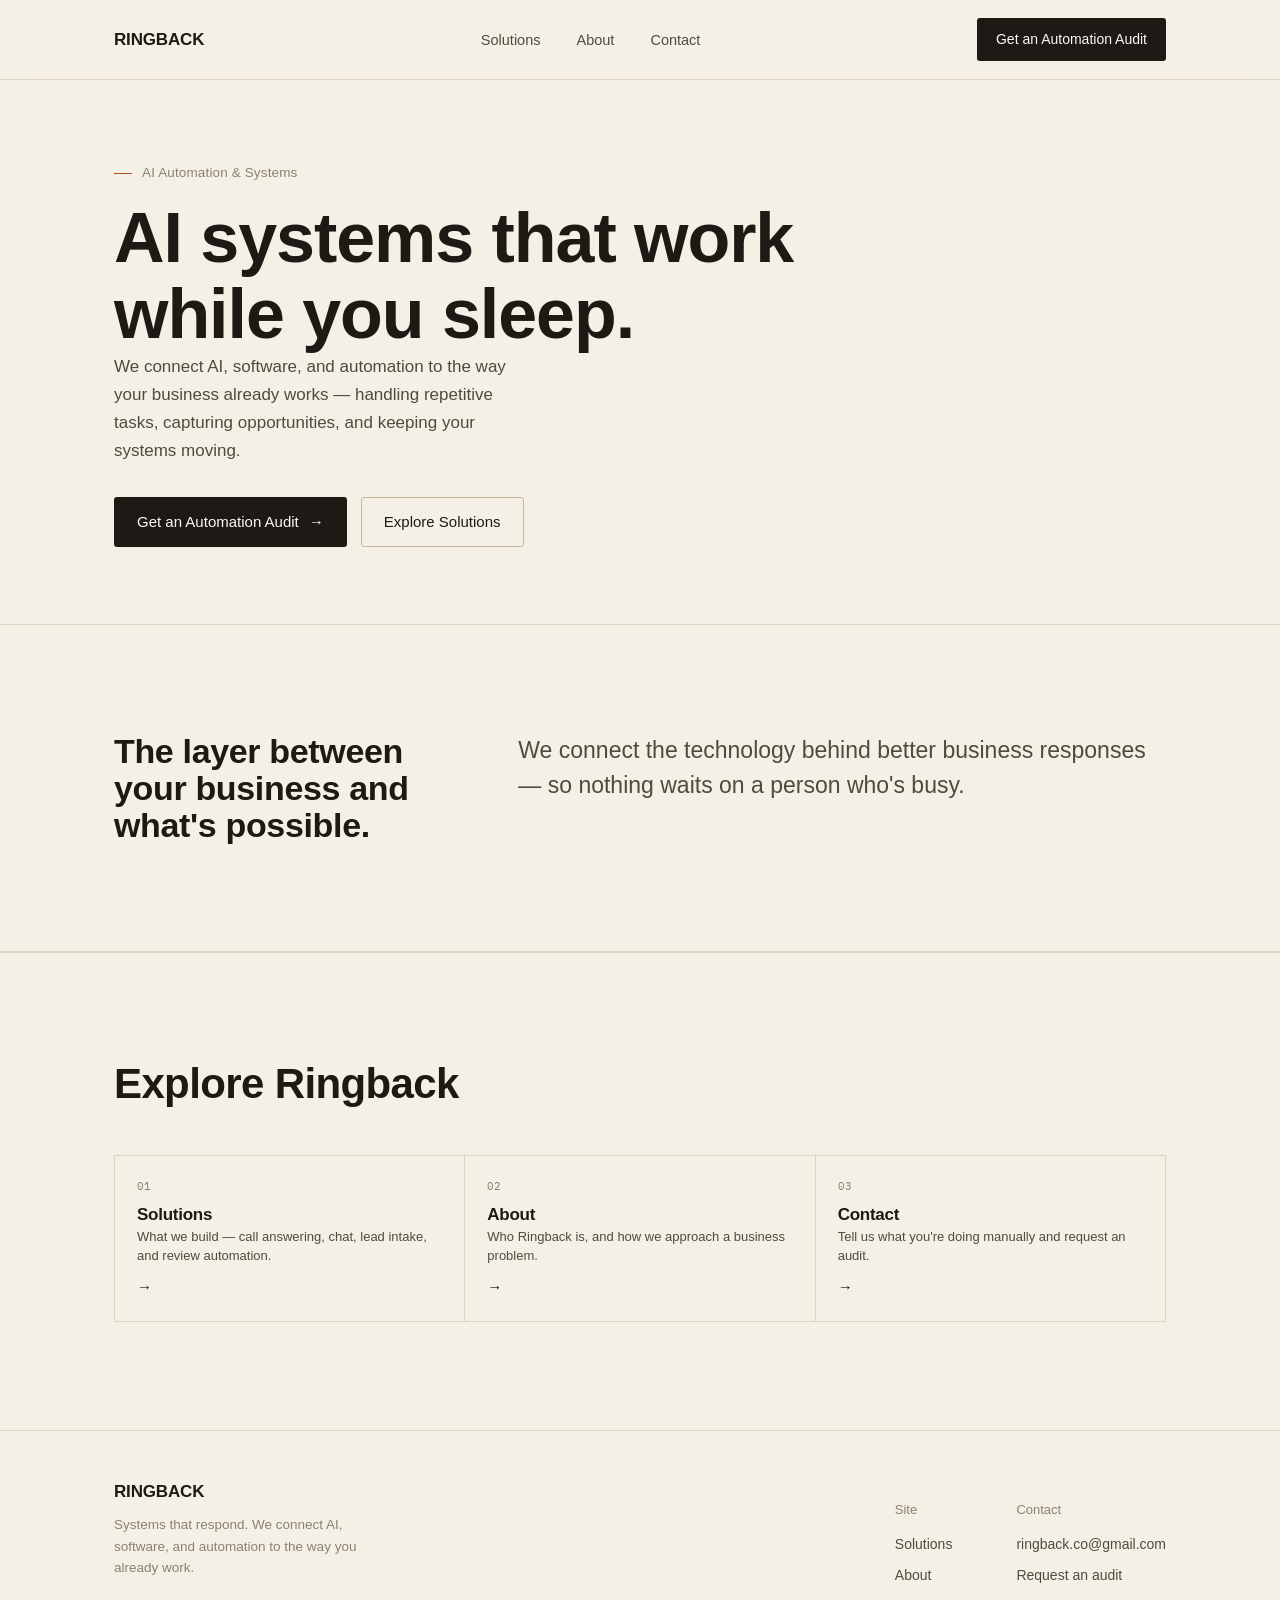
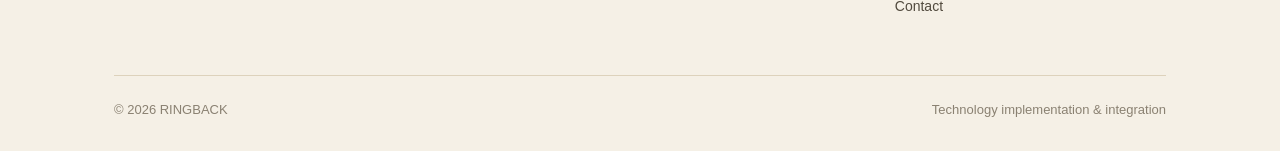
<file: index.html>
<!DOCTYPE html>
<html lang="en">
<head>
<meta charset="UTF-8">
<meta name="viewport" content="width=device-width, initial-scale=1.0">
<title>Ringback — AI systems that work while you sleep</title>
<meta name="description" content="Ringback connects AI, software, and automation to the way your business already works. Systems that respond — call answering, chat, lead intake, and review automation.">
<link rel="canonical" href="https://ringback-systems.vercel.app/">
<link rel="icon" type="image/png" href="/favicon-32.png">
<link rel="apple-touch-icon" href="/favicon.png">

<meta property="og:type" content="website">
<meta property="og:site_name" content="Ringback">
<meta property="og:url" content="https://ringback-systems.vercel.app/">
<meta property="og:title" content="Ringback — AI systems that work while you sleep">
<meta property="og:description" content="Ringback connects AI, software, and automation to the way your business already works. Systems that respond — call answering, chat, lead intake, and review automation.">
<meta property="og:image" content="https://ringback-systems.vercel.app/og-image.png">
<meta property="og:image:width" content="1200">
<meta property="og:image:height" content="630">

<meta name="twitter:card" content="summary_large_image">
<meta name="twitter:title" content="Ringback — AI systems that work while you sleep">
<meta name="twitter:description" content="Ringback connects AI, software, and automation to the way your business already works. Systems that respond — call answering, chat, lead intake, and review automation.">
<meta name="twitter:image" content="https://ringback-systems.vercel.app/og-image.png">

<script type="application/ld+json">
{
  "@context": "https://schema.org",
  "@type": "ProfessionalService",
  "name": "Ringback",
  "description": "Ringback connects AI, software, and automation to the way businesses already work — AI call answering, website chat, lead intake, workflow automation, and review automation.",
  "url": "https://ringback-systems.vercel.app/",
  "image": "https://ringback-systems.vercel.app/og-image.png",
  "priceRange": "$259+",
  "contactPoint": {
    "@type": "ContactPoint",
    "email": "ringback.co@gmail.com",
    "contactType": "customer service"
  }
}
</script>
<link rel="stylesheet" href="styles.css">
</head>
<body>

<header class="site-header">
  <nav class="nav">
    <a href="/" class="nav-logo">RINGBACK</a>
    <ul class="nav-links">
      <li><a href="/solutions">Solutions</a></li>
      <li><a href="/about">About</a></li>
      <li><a href="/contact">Contact</a></li>
    </ul>
    <div class="nav-right">
      <a href="/contact" class="btn btn-primary nav-cta">Get an Automation Audit</a>
      <button class="nav-toggle" aria-expanded="false" aria-label="Toggle menu">
        <span></span><span></span><span></span>
      </button>
    </div>
  </nav>
  <div class="mobile-panel">
    <a href="/solutions">Solutions</a>
    <a href="/about">About</a>
    <a href="/contact">Contact</a>
    <a href="/contact" class="btn btn-primary">Get an Automation Audit</a>
  </div>
</header>

<main>

  <!-- HERO -->
  <section class="hero">
    <div class="wrap">
      <span class="eyebrow">AI Automation &amp; Systems</span>
      <h1>AI systems that work<br>while you sleep.</h1>
      <p class="hero-sub">We connect AI, software, and automation to the way your business already works — handling repetitive tasks, capturing opportunities, and keeping your systems moving.</p>
      <div class="hero-actions">
        <a href="/contact" class="btn btn-primary">Get an Automation Audit <span class="btn-arrow">→</span></a>
        <a href="/solutions" class="btn btn-ghost">Explore Solutions</a>
      </div>
    </div>
  </section>

  <!-- POSITIONING STATEMENT -->
  <section class="statement">
    <div class="wrap statement-grid">
      <h2>The layer between your business and what's possible.</h2>
      <p>We connect the technology behind better business responses — so nothing waits on a person who's busy.</p>
    </div>
  </section>

  <!-- EXPLORE -->
  <section class="border-top">
    <div class="wrap">
      <div class="section-head">
        <h2>Explore Ringback</h2>
      </div>
      <div class="explore-grid reveal">
        <a href="/solutions" class="explore-card">
          <span class="explore-num">01</span>
          <div>
            <h3>Solutions</h3>
            <p>What we build — call answering, chat, lead intake, and review automation.</p>
          </div>
          <span class="explore-arrow">→</span>
        </a>
        <a href="/about" class="explore-card">
          <span class="explore-num">02</span>
          <div>
            <h3>About</h3>
            <p>Who Ringback is, and how we approach a business problem.</p>
          </div>
          <span class="explore-arrow">→</span>
        </a>
        <a href="/contact" class="explore-card">
          <span class="explore-num">03</span>
          <div>
            <h3>Contact</h3>
            <p>Tell us what you're doing manually and request an audit.</p>
          </div>
          <span class="explore-arrow">→</span>
        </a>
      </div>
    </div>
  </section>

</main>

<footer class="site-footer">
  <div class="wrap">
    <div class="footer-grid">
      <div class="footer-brand">
        <div class="nav-logo">RINGBACK</div>
        <p>Systems that respond. We connect AI, software, and automation to the way you already work.</p>
      </div>
      <div class="footer-cols">
        <div class="footer-col">
          <h5>Site</h5>
          <a href="/solutions">Solutions</a>
                <a href="/about">About</a>
          <a href="/contact">Contact</a>
        </div>
        <div class="footer-col">
          <h5>Contact</h5>
          <a href="mailto:ringback.co@gmail.com">ringback.co@gmail.com</a>
          <a href="/contact">Request an audit</a>
        </div>
      </div>
    </div>
    <div class="footer-bottom">
      <span>© 2026 RINGBACK</span>
      <span>Technology implementation &amp; integration</span>
    </div>
  </div>
</footer>

<script src="script.js"></script>
</body>
</html>
</file>
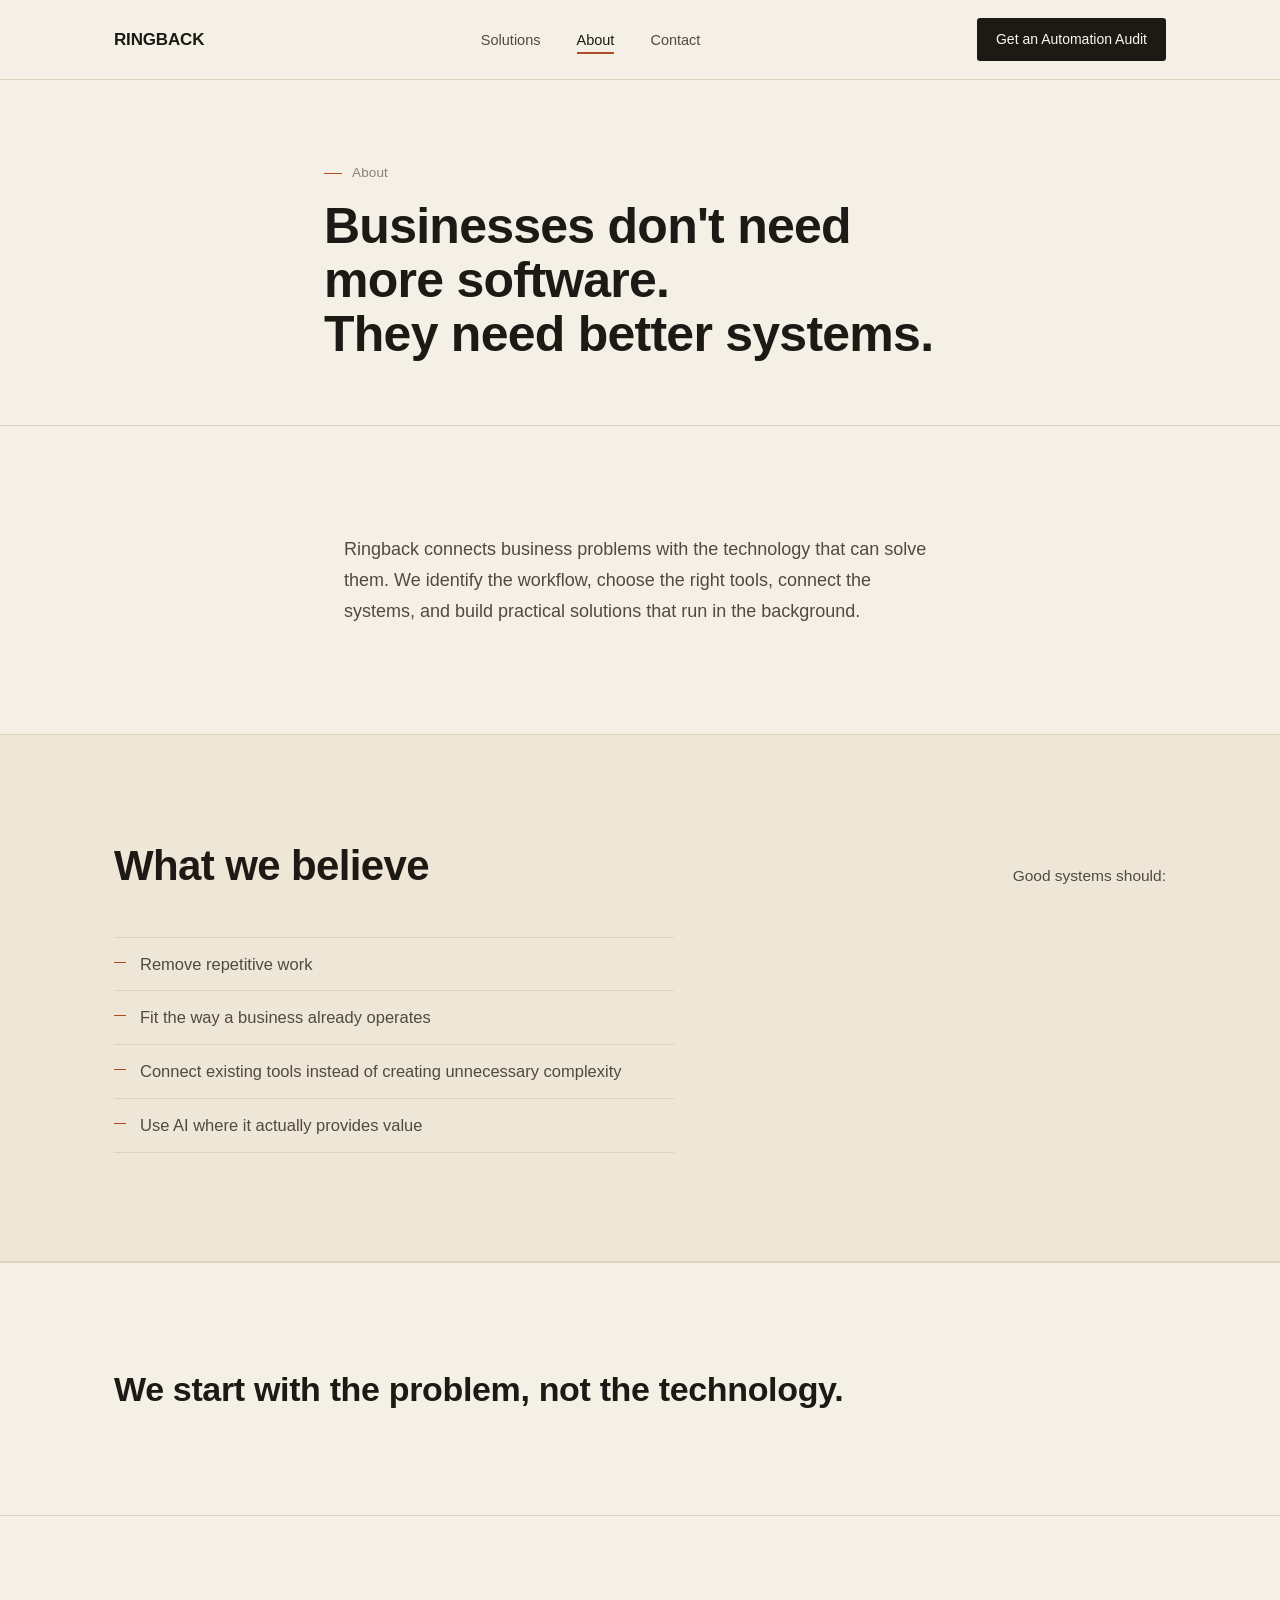
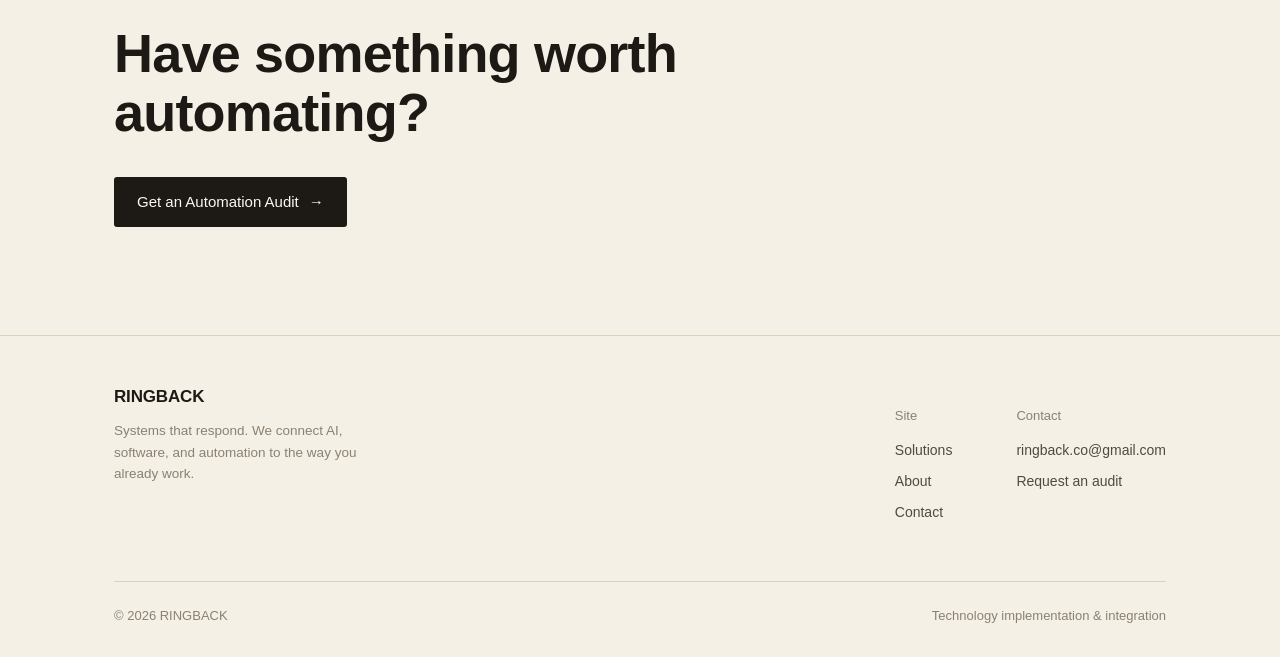
<file: about.html>
<!DOCTYPE html>
<html lang="en">
<head>
<meta charset="UTF-8">
<meta name="viewport" content="width=device-width, initial-scale=1.0">
<title>About — Ringback</title>
<meta name="description" content="Ringback connects business problems with the technology that can solve them. We start with the problem, not the technology.">
<link rel="canonical" href="https://ringback-systems.vercel.app/about">
<link rel="icon" type="image/png" href="/favicon-32.png">
<link rel="apple-touch-icon" href="/favicon.png">

<meta property="og:type" content="website">
<meta property="og:site_name" content="Ringback">
<meta property="og:url" content="https://ringback-systems.vercel.app/about">
<meta property="og:title" content="About — Ringback">
<meta property="og:description" content="Ringback connects business problems with the technology that can solve them. We start with the problem, not the technology.">
<meta property="og:image" content="https://ringback-systems.vercel.app/og-image.png">
<meta property="og:image:width" content="1200">
<meta property="og:image:height" content="630">

<meta name="twitter:card" content="summary_large_image">
<meta name="twitter:title" content="About — Ringback">
<meta name="twitter:description" content="Ringback connects business problems with the technology that can solve them. We start with the problem, not the technology.">
<meta name="twitter:image" content="https://ringback-systems.vercel.app/og-image.png">

<script type="application/ld+json">
{
  "@context": "https://schema.org",
  "@type": "ProfessionalService",
  "name": "Ringback",
  "description": "Ringback connects AI, software, and automation to the way businesses already work — AI call answering, website chat, lead intake, workflow automation, and review automation.",
  "url": "https://ringback-systems.vercel.app/",
  "image": "https://ringback-systems.vercel.app/og-image.png",
  "priceRange": "$259+",
  "contactPoint": {
    "@type": "ContactPoint",
    "email": "ringback.co@gmail.com",
    "contactType": "customer service"
  }
}
</script>
<link rel="stylesheet" href="styles.css">
</head>
<body>

<header class="site-header">
  <nav class="nav">
    <a href="/" class="nav-logo">RINGBACK</a>
    <ul class="nav-links">
      <li><a href="/solutions">Solutions</a></li>
      <li><a href="/about" aria-current="page">About</a></li>
      <li><a href="/contact">Contact</a></li>
    </ul>
    <div class="nav-right">
      <a href="/contact" class="btn btn-primary nav-cta">Get an Automation Audit</a>
      <button class="nav-toggle" aria-expanded="false" aria-label="Toggle menu">
        <span></span><span></span><span></span>
      </button>
    </div>
  </nav>
  <div class="mobile-panel">
    <a href="/solutions">Solutions</a>
    <a href="/about">About</a>
    <a href="/contact">Contact</a>
    <a href="/contact" class="btn btn-primary">Get an Automation Audit</a>
  </div>
</header>

<main>

  <section class="page-hero">
    <div class="wrap about-statement">
      <span class="eyebrow">About</span>
      <h1>Businesses don't need more software.<br>They need better systems.</h1>
    </div>
  </section>

  <section class="border-bottom">
    <div class="wrap" style="max-width:720px;">
      <p style="font-size:18px; line-height:1.7; color:var(--charcoal-soft);">Ringback connects business problems with the technology that can solve them. We identify the workflow, choose the right tools, connect the systems, and build practical solutions that run in the background.</p>
    </div>
  </section>

  <section class="section-alt border-bottom">
    <div class="wrap">
      <div class="section-head">
        <h2>What we believe</h2>
        <p class="lede">Good systems should:</p>
      </div>
      <ul class="belief-list reveal">
        <li>Remove repetitive work</li>
        <li>Fit the way a business already operates</li>
        <li>Connect existing tools instead of creating unnecessary complexity</li>
        <li>Use AI where it actually provides value</li>
      </ul>
    </div>
  </section>

  <section class="statement">
    <div class="wrap">
      <h2>We start with the problem, not the technology.</h2>
    </div>
  </section>

  <section class="final-cta">
    <div class="wrap">
      <h2>Have something worth automating?</h2>
      <div class="hero-actions">
        <a href="/contact" class="btn btn-primary">Get an Automation Audit <span class="btn-arrow">→</span></a>
      </div>
    </div>
  </section>

</main>

<footer class="site-footer">
  <div class="wrap">
    <div class="footer-grid">
      <div class="footer-brand">
        <div class="nav-logo">RINGBACK</div>
        <p>Systems that respond. We connect AI, software, and automation to the way you already work.</p>
      </div>
      <div class="footer-cols">
        <div class="footer-col">
          <h5>Site</h5>
          <a href="/solutions">Solutions</a>
                <a href="/about">About</a>
          <a href="/contact">Contact</a>
        </div>
        <div class="footer-col">
          <h5>Contact</h5>
          <a href="mailto:ringback.co@gmail.com">ringback.co@gmail.com</a>
          <a href="/contact">Request an audit</a>
        </div>
      </div>
    </div>
    <div class="footer-bottom">
      <span>© 2026 RINGBACK</span>
      <span>Technology implementation &amp; integration</span>
    </div>
  </div>
</footer>

<script src="script.js"></script>
</body>
</html>
</file>
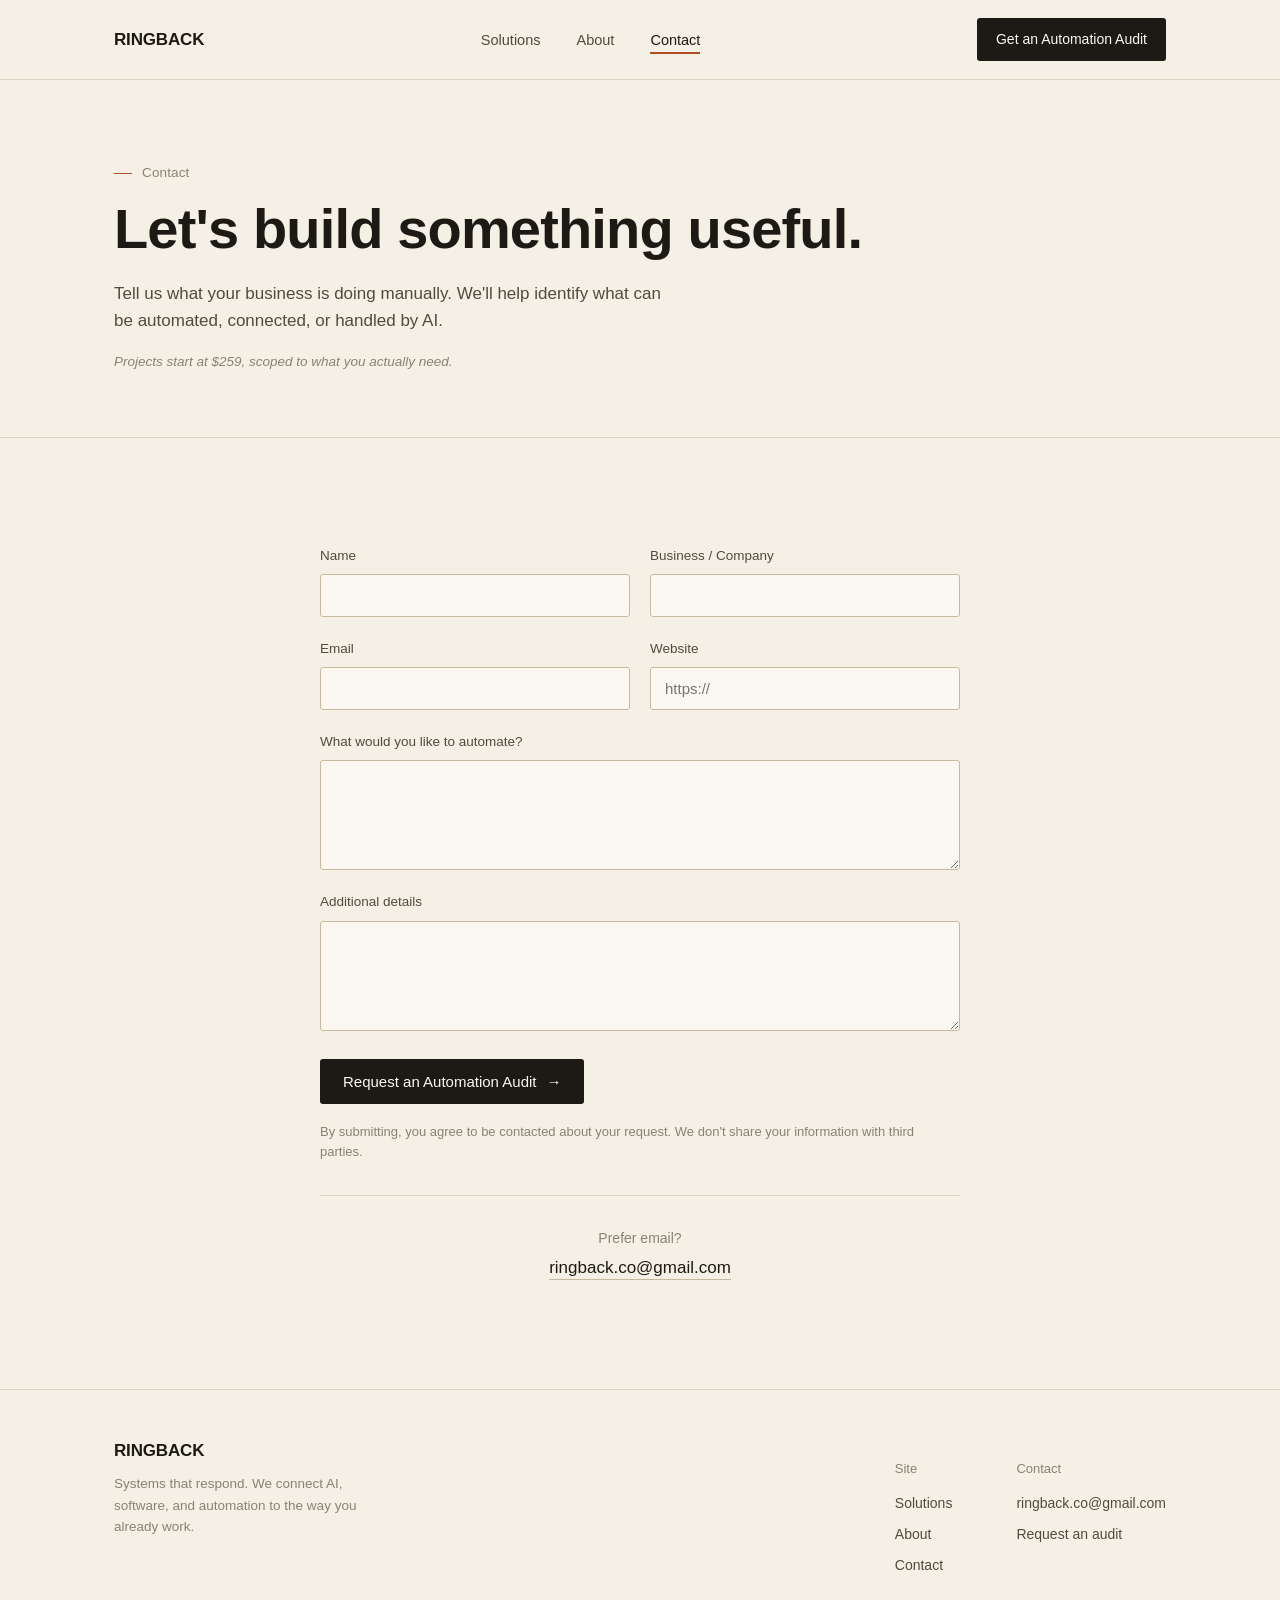
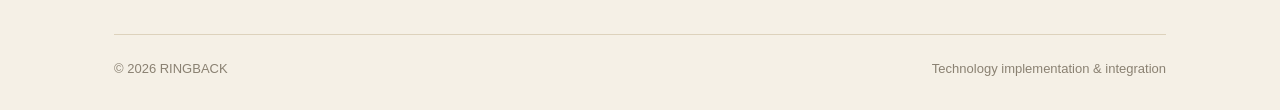
<file: contact.html>
<!DOCTYPE html>
<html lang="en">
<head>
<meta charset="UTF-8">
<meta name="viewport" content="width=device-width, initial-scale=1.0">
<title>Contact — Ringback</title>
<meta name="description" content="Tell Ringback what your business is doing manually. Request an automation audit.">
<link rel="canonical" href="https://ringback-systems.vercel.app/contact">
<link rel="icon" type="image/png" href="/favicon-32.png">
<link rel="apple-touch-icon" href="/favicon.png">

<meta property="og:type" content="website">
<meta property="og:site_name" content="Ringback">
<meta property="og:url" content="https://ringback-systems.vercel.app/contact">
<meta property="og:title" content="Contact — Ringback">
<meta property="og:description" content="Tell Ringback what your business is doing manually. Request an automation audit.">
<meta property="og:image" content="https://ringback-systems.vercel.app/og-image.png">
<meta property="og:image:width" content="1200">
<meta property="og:image:height" content="630">

<meta name="twitter:card" content="summary_large_image">
<meta name="twitter:title" content="Contact — Ringback">
<meta name="twitter:description" content="Tell Ringback what your business is doing manually. Request an automation audit.">
<meta name="twitter:image" content="https://ringback-systems.vercel.app/og-image.png">

<script type="application/ld+json">
{
  "@context": "https://schema.org",
  "@type": "ProfessionalService",
  "name": "Ringback",
  "description": "Ringback connects AI, software, and automation to the way businesses already work — AI call answering, website chat, lead intake, workflow automation, and review automation.",
  "url": "https://ringback-systems.vercel.app/",
  "image": "https://ringback-systems.vercel.app/og-image.png",
  "priceRange": "$259+",
  "contactPoint": {
    "@type": "ContactPoint",
    "email": "ringback.co@gmail.com",
    "contactType": "customer service"
  }
}
</script>
<link rel="stylesheet" href="styles.css">
</head>
<body>

<header class="site-header">
  <nav class="nav">
    <a href="/" class="nav-logo">RINGBACK</a>
    <ul class="nav-links">
      <li><a href="/solutions">Solutions</a></li>
      <li><a href="/about">About</a></li>
      <li><a href="/contact" aria-current="page">Contact</a></li>
    </ul>
    <div class="nav-right">
      <a href="/contact" class="btn btn-primary nav-cta">Get an Automation Audit</a>
      <button class="nav-toggle" aria-expanded="false" aria-label="Toggle menu">
        <span></span><span></span><span></span>
      </button>
    </div>
  </nav>
  <div class="mobile-panel">
    <a href="/solutions">Solutions</a>
    <a href="/about">About</a>
    <a href="/contact">Contact</a>
    <a href="/contact" class="btn btn-primary">Get an Automation Audit</a>
  </div>
</header>

<main>

  <section class="page-hero">
    <div class="wrap">
      <span class="eyebrow">Contact</span>
      <h1>Let's build something useful.</h1>
      <p class="lede">Tell us what your business is doing manually. We'll help identify what can be automated, connected, or handled by AI.</p>
      <p class="price-note">Projects start at $259, scoped to what you actually need.</p>
    </div>
  </section>

  <section>
    <div class="wrap">
      <p id="service-banner" class="service-banner"></p>
      <form class="audit-form contact-simple" action="https://formsubmit.co/ringback.co@gmail.com" method="POST">
        <input type="hidden" name="_subject" value="New Automation Audit request — Ringback">
        <input type="hidden" name="_template" value="table">
        <input type="hidden" name="_captcha" value="false">
        <div class="form-grid">
          <div class="field">
            <label for="name">Name</label>
            <input id="name" name="name" type="text" required autocomplete="name">
          </div>
          <div class="field">
            <label for="business">Business / Company</label>
            <input id="business" name="business" type="text" required autocomplete="organization">
          </div>
          <div class="field">
            <label for="email">Email</label>
            <input id="email" name="email" type="email" required autocomplete="email">
          </div>
          <div class="field">
            <label for="website">Website</label>
            <input id="website" name="website" type="url" placeholder="https://" autocomplete="url">
          </div>
          <div class="field full">
            <label for="automate">What would you like to automate?</label>
            <textarea id="automate" name="automate" required></textarea>
          </div>
          <div class="field full">
            <label for="details">Additional details</label>
            <textarea id="details" name="details"></textarea>
          </div>
        </div>

        <div class="hero-actions" style="margin-top: 28px;">
          <button type="submit" class="btn btn-primary">Request an Automation Audit <span class="btn-arrow">→</span></button>
        </div>
        <p class="form-note">By submitting, you agree to be contacted about your request. We don't share your information with third parties.</p>
      </form>

      <div class="contact-alt">
        <p>Prefer email?</p>
        <a href="mailto:ringback.co@gmail.com">ringback.co@gmail.com</a>
      </div>
    </div>
  </section>

</main>

<footer class="site-footer">
  <div class="wrap">
    <div class="footer-grid">
      <div class="footer-brand">
        <div class="nav-logo">RINGBACK</div>
        <p>Systems that respond. We connect AI, software, and automation to the way you already work.</p>
      </div>
      <div class="footer-cols">
        <div class="footer-col">
          <h5>Site</h5>
          <a href="/solutions">Solutions</a>
          <a href="/about">About</a>
          <a href="/contact">Contact</a>
        </div>
        <div class="footer-col">
          <h5>Contact</h5>
          <a href="mailto:ringback.co@gmail.com">ringback.co@gmail.com</a>
          <a href="/contact">Request an audit</a>
        </div>
      </div>
    </div>
    <div class="footer-bottom">
      <span>© 2026 RINGBACK</span>
      <span>Technology implementation &amp; integration</span>
    </div>
  </div>
</footer>

<script src="script.js"></script>
</body>
</html>
</file>
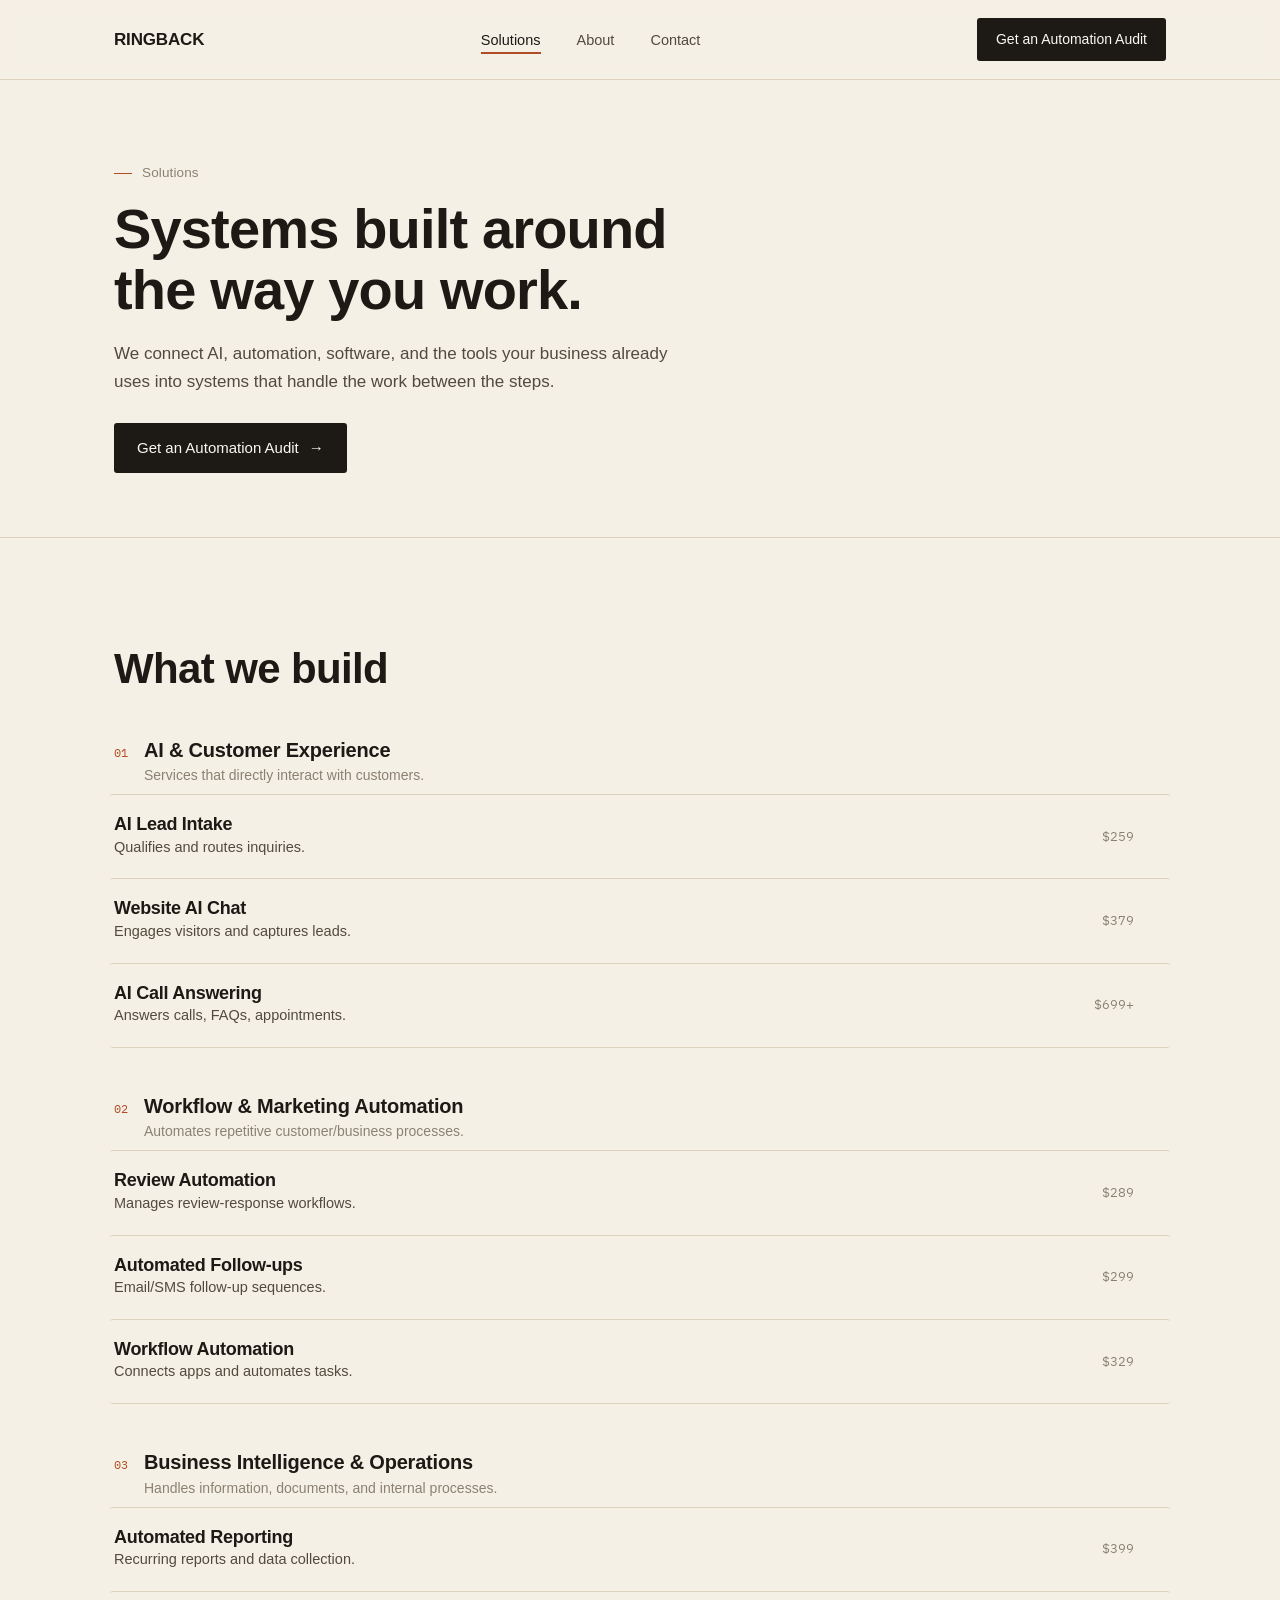
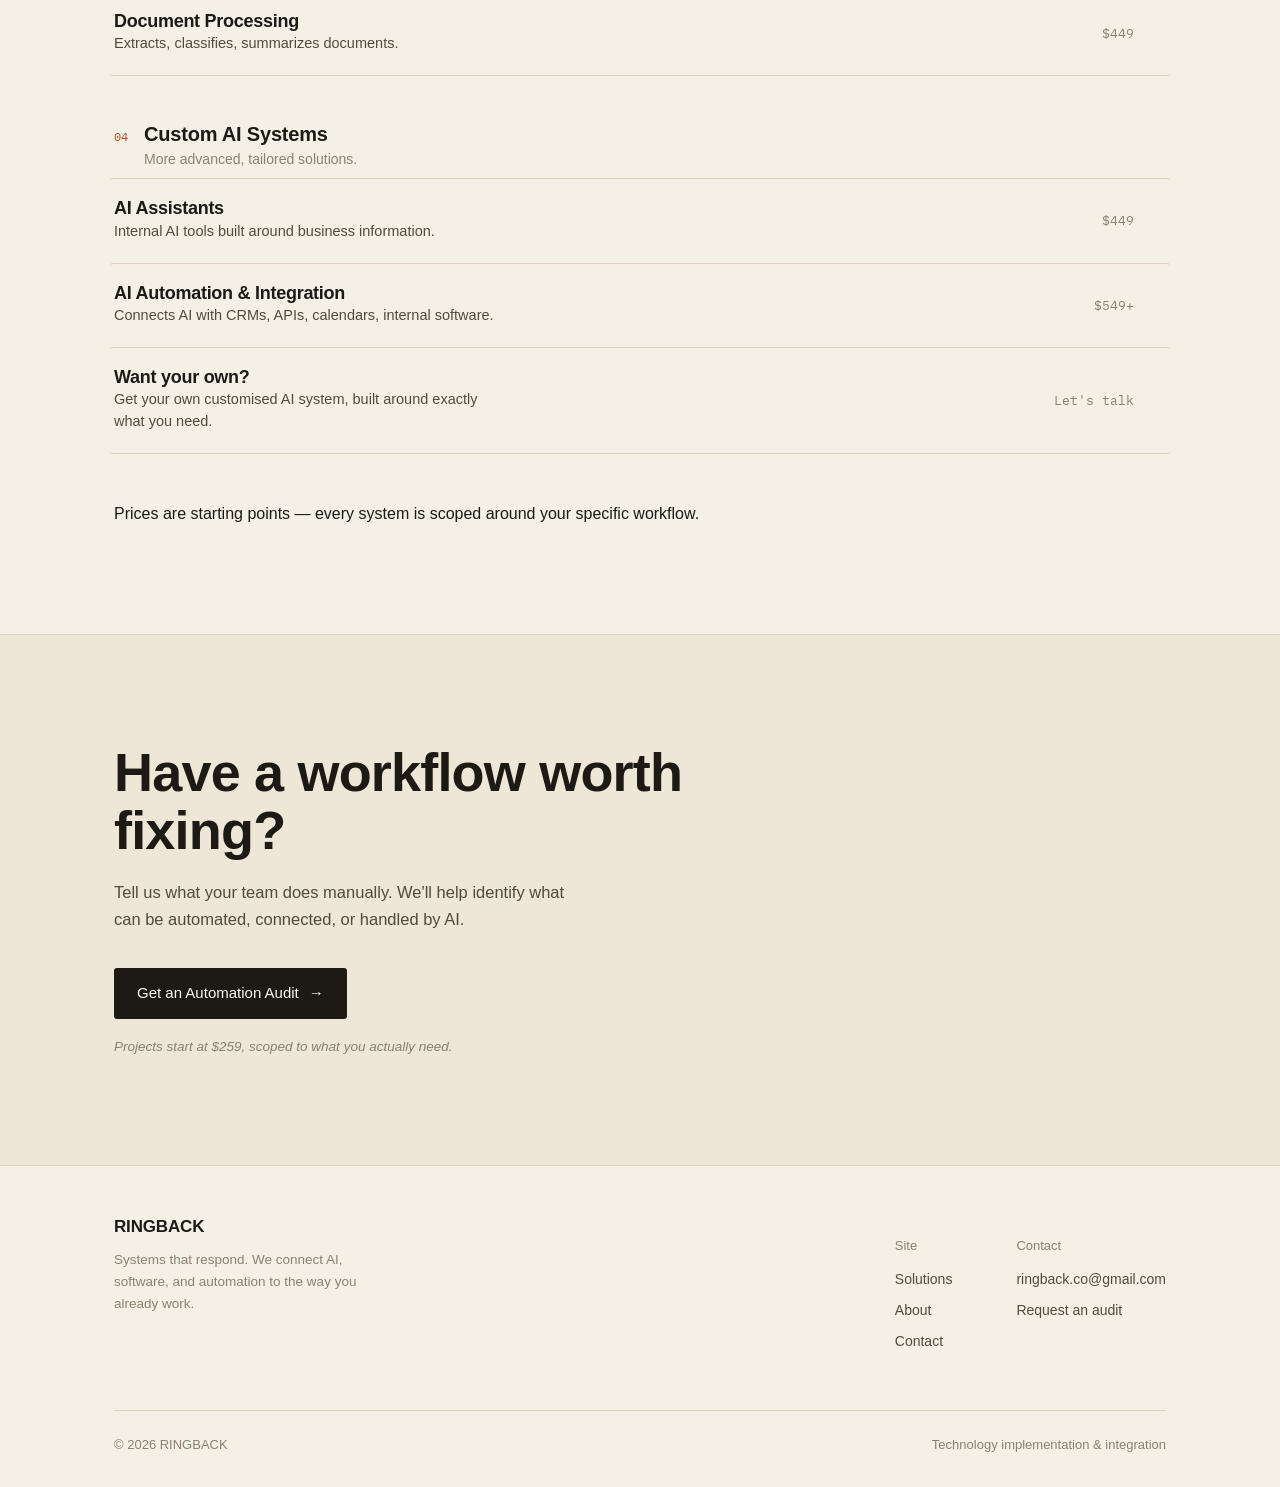
<file: solutions.html>
<!DOCTYPE html>
<html lang="en">
<head>
<meta charset="UTF-8">
<meta name="viewport" content="width=device-width, initial-scale=1.0">
<title>Solutions — Ringback</title>
<meta name="description" content="What Ringback builds — AI call answering, website chat, lead intake, automation, and integrations.">
<link rel="canonical" href="https://ringback-systems.vercel.app/solutions">
<link rel="icon" type="image/png" href="/favicon-32.png">
<link rel="apple-touch-icon" href="/favicon.png">

<meta property="og:type" content="website">
<meta property="og:site_name" content="Ringback">
<meta property="og:url" content="https://ringback-systems.vercel.app/solutions">
<meta property="og:title" content="Solutions — Ringback">
<meta property="og:description" content="What Ringback builds — AI call answering, website chat, lead intake, automation, and integrations.">
<meta property="og:image" content="https://ringback-systems.vercel.app/og-image.png">
<meta property="og:image:width" content="1200">
<meta property="og:image:height" content="630">

<meta name="twitter:card" content="summary_large_image">
<meta name="twitter:title" content="Solutions — Ringback">
<meta name="twitter:description" content="What Ringback builds — AI call answering, website chat, lead intake, automation, and integrations.">
<meta name="twitter:image" content="https://ringback-systems.vercel.app/og-image.png">

<script type="application/ld+json">
{
  "@context": "https://schema.org",
  "@type": "ProfessionalService",
  "name": "Ringback",
  "description": "Ringback connects AI, software, and automation to the way businesses already work — AI call answering, website chat, lead intake, workflow automation, and review automation.",
  "url": "https://ringback-systems.vercel.app/",
  "image": "https://ringback-systems.vercel.app/og-image.png",
  "priceRange": "$259+",
  "contactPoint": {
    "@type": "ContactPoint",
    "email": "ringback.co@gmail.com",
    "contactType": "customer service"
  }
}
</script>
<link rel="stylesheet" href="styles.css">
</head>
<body>

<header class="site-header">
  <nav class="nav">
    <a href="/" class="nav-logo">RINGBACK</a>
    <ul class="nav-links">
      <li><a href="/solutions" aria-current="page">Solutions</a></li>
      <li><a href="/about">About</a></li>
      <li><a href="/contact">Contact</a></li>
    </ul>
    <div class="nav-right">
      <a href="/contact" class="btn btn-primary nav-cta">Get an Automation Audit</a>
      <button class="nav-toggle" aria-expanded="false" aria-label="Toggle menu">
        <span></span><span></span><span></span>
      </button>
    </div>
  </nav>
  <div class="mobile-panel">
    <a href="/solutions">Solutions</a>
    <a href="/about">About</a>
    <a href="/contact">Contact</a>
    <a href="/contact" class="btn btn-primary">Get an Automation Audit</a>
  </div>
</header>

<main>

  <!-- HERO -->
  <section class="page-hero">
    <div class="wrap">
      <span class="eyebrow">Solutions</span>
      <h1>Systems built around<br>the way you work.</h1>
      <p class="lede">We connect AI, automation, software, and the tools your business already uses into systems that handle the work between the steps.</p>
      <div class="hero-actions" style="margin-top:28px;">
        <a href="/contact" class="btn btn-primary">Get an Automation Audit <span class="btn-arrow">→</span></a>
      </div>
    </div>
  </section>

  <!-- WHAT WE BUILD -->
  <section class="border-bottom">
    <div class="wrap">
      <div class="section-head">
        <h2>What we build</h2>
      </div>

      <div class="cat-block reveal">
        <div class="cat-head">
          <span class="cat-num">01</span>
          <div>
            <h3>AI &amp; Customer Experience</h3>
            <p>Services that directly interact with customers.</p>
          </div>
        </div>
        <ul class="service-list">
          <li><a class="service-line" href="/contact?service=AI%20Lead%20Intake"><div class="service-text"><h4>AI Lead Intake</h4><p>Qualifies and routes inquiries.</p></div><div class="service-meta"><span class="service-price">$259</span><span class="service-arrow">→</span></div></a></li>
          <li><a class="service-line" href="/contact?service=Website%20AI%20Chat"><div class="service-text"><h4>Website AI Chat</h4><p>Engages visitors and captures leads.</p></div><div class="service-meta"><span class="service-price">$379</span><span class="service-arrow">→</span></div></a></li>
          <li><a class="service-line" href="/contact?service=AI%20Call%20Answering"><div class="service-text"><h4>AI Call Answering</h4><p>Answers calls, FAQs, appointments.</p></div><div class="service-meta"><span class="service-price">$699+</span><span class="service-arrow">→</span></div></a></li>
        </ul>
      </div>

      <div class="cat-block reveal">
        <div class="cat-head">
          <span class="cat-num">02</span>
          <div>
            <h3>Workflow &amp; Marketing Automation</h3>
            <p>Automates repetitive customer/business processes.</p>
          </div>
        </div>
        <ul class="service-list">
          <li><a class="service-line" href="/contact?service=Review%20Automation"><div class="service-text"><h4>Review Automation</h4><p>Manages review-response workflows.</p></div><div class="service-meta"><span class="service-price">$289</span><span class="service-arrow">→</span></div></a></li>
          <li><a class="service-line" href="/contact?service=Automated%20Follow-ups"><div class="service-text"><h4>Automated Follow-ups</h4><p>Email/SMS follow-up sequences.</p></div><div class="service-meta"><span class="service-price">$299</span><span class="service-arrow">→</span></div></a></li>
          <li><a class="service-line" href="/contact?service=Workflow%20Automation"><div class="service-text"><h4>Workflow Automation</h4><p>Connects apps and automates tasks.</p></div><div class="service-meta"><span class="service-price">$329</span><span class="service-arrow">→</span></div></a></li>
        </ul>
      </div>

      <div class="cat-block reveal">
        <div class="cat-head">
          <span class="cat-num">03</span>
          <div>
            <h3>Business Intelligence &amp; Operations</h3>
            <p>Handles information, documents, and internal processes.</p>
          </div>
        </div>
        <ul class="service-list">
          <li><a class="service-line" href="/contact?service=Automated%20Reporting"><div class="service-text"><h4>Automated Reporting</h4><p>Recurring reports and data collection.</p></div><div class="service-meta"><span class="service-price">$399</span><span class="service-arrow">→</span></div></a></li>
          <li><a class="service-line" href="/contact?service=Document%20Processing"><div class="service-text"><h4>Document Processing</h4><p>Extracts, classifies, summarizes documents.</p></div><div class="service-meta"><span class="service-price">$449</span><span class="service-arrow">→</span></div></a></li>
        </ul>
      </div>

      <div class="cat-block reveal">
        <div class="cat-head">
          <span class="cat-num">04</span>
          <div>
            <h3>Custom AI Systems</h3>
            <p>More advanced, tailored solutions.</p>
          </div>
        </div>
        <ul class="service-list">
          <li><a class="service-line" href="/contact?service=AI%20Assistants"><div class="service-text"><h4>AI Assistants</h4><p>Internal AI tools built around business information.</p></div><div class="service-meta"><span class="service-price">$449</span><span class="service-arrow">→</span></div></a></li>
          <li><a class="service-line" href="/contact?service=AI%20Automation%20%26%20Integration"><div class="service-text"><h4>AI Automation &amp; Integration</h4><p>Connects AI with CRMs, APIs, calendars, internal software.</p></div><div class="service-meta"><span class="service-price">$549+</span><span class="service-arrow">→</span></div></a></li>
          <li><a class="service-line" href="/contact?service=Custom%20AI%20System"><div class="service-text"><h4>Want your own?</h4><p>Get your own customised AI system, built around exactly what you need.</p></div><div class="service-meta"><span class="service-price">Let's talk</span><span class="service-arrow">→</span></div></a></li>
        </ul>
      </div>

      <p class="service-list more">Prices are starting points — every system is scoped around your specific workflow.</p>
    </div>
  </section>

  <!-- FINAL CTA -->
  <section class="final-cta section-alt">
    <div class="wrap">
      <h2>Have a workflow worth fixing?</h2>
      <p class="lede">Tell us what your team does manually. We'll help identify what can be automated, connected, or handled by AI.</p>
      <div class="hero-actions">
        <a href="/contact" class="btn btn-primary">Get an Automation Audit <span class="btn-arrow">→</span></a>
      </div>
      <p class="price-note">Projects start at $259, scoped to what you actually need.</p>
    </div>
  </section>

</main>

<footer class="site-footer">
  <div class="wrap">
    <div class="footer-grid">
      <div class="footer-brand">
        <div class="nav-logo">RINGBACK</div>
        <p>Systems that respond. We connect AI, software, and automation to the way you already work.</p>
      </div>
      <div class="footer-cols">
        <div class="footer-col">
          <h5>Site</h5>
          <a href="/solutions">Solutions</a>
                <a href="/about">About</a>
          <a href="/contact">Contact</a>
        </div>
        <div class="footer-col">
          <h5>Contact</h5>
          <a href="mailto:ringback.co@gmail.com">ringback.co@gmail.com</a>
          <a href="/contact">Request an audit</a>
        </div>
      </div>
    </div>
    <div class="footer-bottom">
      <span>© 2026 RINGBACK</span>
      <span>Technology implementation &amp; integration</span>
    </div>
  </div>
</footer>

<script src="script.js"></script>
</body>
</html>
</file>
<file: styles.css>
/* ============================================================
   SUBSTRATE CO. — Design System
   Editorial technology-consultancy aesthetic.
   Cream / charcoal / restrained burnt orange.
   ============================================================ */

@import url('https://api.fontshare.com/v2/css?f[]=general-sans@400,500,600,700&display=swap');
@import url('https://fonts.googleapis.com/css2?family=IBM+Plex+Mono:wght@400;500&display=swap');

:root{
  --cream:        #F5F0E6;
  --cream-alt:     #EEE6D6;
  --paper:         #FBF8F2;
  --charcoal:      #1D1A15;
  --charcoal-soft: #514A3E;
  --charcoal-faint:#8A8172;
  --orange:        #B14D24;
  --orange-dim:    #C97C4F;
  --line:          #DDD2BC;
  --line-strong:   #C7B99D;

  --font-display: 'General Sans', 'Inter', -apple-system, BlinkMacSystemFont, sans-serif;
  --font-mono: 'IBM Plex Mono', ui-monospace, 'SFMono-Regular', Menlo, monospace;

  --max: 1180px;
  --gutter: clamp(20px, 5vw, 64px);

  --ease: cubic-bezier(.25,.1,.25,1);
}

*, *::before, *::after{ box-sizing: border-box; }

html{
  scroll-behavior: smooth;
}
@media (prefers-reduced-motion: reduce){
  html{ scroll-behavior: auto; }
  *, *::before, *::after{
    animation-duration: 0.001ms !important;
    animation-iteration-count: 1 !important;
    transition-duration: 0.001ms !important;
    scroll-behavior: auto !important;
  }
}

body{
  margin: 0;
  background: var(--cream);
  color: var(--charcoal);
  font-family: var(--font-display);
  font-size: 16px;
  line-height: 1.5;
  -webkit-font-smoothing: antialiased;
  text-rendering: optimizeLegibility;
  overflow-x: hidden;
}

img{ max-width: 100%; display: block; }

a{
  color: inherit;
  text-decoration: none;
}

.wrap{
  max-width: var(--max);
  margin: 0 auto;
  padding-left: var(--gutter);
  padding-right: var(--gutter);
}

h1,h2,h3,h4{
  margin: 0;
  font-weight: 600;
  letter-spacing: -0.015em;
  line-height: 1.08;
}

p{ margin: 0; }

::selection{
  background: var(--orange);
  color: var(--paper);
}

:focus-visible{
  outline: 2px solid var(--orange);
  outline-offset: 3px;
}

/* ---------------- Eyebrow / labels ---------------- */
.eyebrow{
  font-family: var(--font-display);
  font-weight: 500;
  font-size: 13.5px;
  letter-spacing: 0.01em;
  color: var(--charcoal-faint);
  display: inline-flex;
  align-items: center;
  gap: 10px;
}
.eyebrow::before{
  content: '';
  width: 18px;
  height: 1px;
  background: var(--orange);
  flex: none;
}

/* ---------------- Technical fragments (interface / workflow artifacts) ---------------- */
.tech-label{
  font-family: var(--font-mono);
  font-size: 11px;
  letter-spacing: 0.08em;
  text-transform: uppercase;
  color: var(--charcoal-faint);
}

/* ---------------- Buttons ---------------- */
.btn{
  display: inline-flex;
  align-items: center;
  gap: 10px;
  font-family: var(--font-display);
  font-weight: 500;
  font-size: 15px;
  padding: 13px 22px;
  border-radius: 3px;
  border: 1px solid transparent;
  cursor: pointer;
  transition: background .2s var(--ease), color .2s var(--ease), border-color .2s var(--ease), transform .15s var(--ease);
  white-space: nowrap;
}
.btn-primary{
  background: var(--charcoal);
  color: var(--paper);
}
.btn-primary:hover{
  background: var(--orange);
  transform: translateY(-1px);
}
.btn-ghost{
  background: transparent;
  color: var(--charcoal);
  border-color: var(--line-strong);
}
.btn-ghost:hover{
  border-color: var(--charcoal);
  transform: translateY(-1px);
}
.btn-arrow{
  transition: transform .2s var(--ease);
}
.btn:hover .btn-arrow{
  transform: translateX(3px);
}

/* ---------------- Nav ---------------- */
.site-header{
  position: sticky;
  top: 0;
  z-index: 100;
  background: rgba(245, 240, 230, 0.88);
  backdrop-filter: blur(10px);
  -webkit-backdrop-filter: blur(10px);
  border-bottom: 1px solid var(--line);
}
.nav{
  display: flex;
  align-items: center;
  justify-content: space-between;
  padding: 18px var(--gutter);
  max-width: var(--max);
  margin: 0 auto;
}
.nav-logo{
  font-weight: 600;
  font-size: 17px;
  letter-spacing: -0.01em;
}
.nav-links{
  display: flex;
  gap: 36px;
  list-style: none;
  margin: 0;
  padding: 0;
}
.nav-links a{
  font-size: 14.5px;
  color: var(--charcoal-soft);
  position: relative;
  padding: 4px 0;
  transition: color .2s var(--ease);
}
.nav-links a:hover,
.nav-links a[aria-current="page"]{
  color: var(--charcoal);
}
.nav-links a[aria-current="page"]::after{
  content: '';
  position: absolute;
  left: 0; right: 0; bottom: -2px;
  height: 2px;
  background: var(--orange);
}
.nav-right{
  display: flex;
  align-items: center;
  gap: 24px;
}
.nav-cta{
  padding: 10px 18px;
  font-size: 14px;
}
.nav-toggle{
  display: none;
  background: none;
  border: none;
  cursor: pointer;
  width: 32px;
  height: 22px;
  position: relative;
  flex: none;
}
.nav-toggle span{
  position: absolute;
  left: 0; right: 0;
  height: 1.5px;
  background: var(--charcoal);
  transition: transform .25s var(--ease), opacity .2s var(--ease), top .25s var(--ease);
}
.nav-toggle span:nth-child(1){ top: 2px; }
.nav-toggle span:nth-child(2){ top: 10px; }
.nav-toggle span:nth-child(3){ top: 18px; }
.nav-toggle[aria-expanded="true"] span:nth-child(1){ top: 10px; transform: rotate(45deg); }
.nav-toggle[aria-expanded="true"] span:nth-child(2){ opacity: 0; }
.nav-toggle[aria-expanded="true"] span:nth-child(3){ top: 10px; transform: rotate(-45deg); }

.mobile-panel{
  display: none;
  flex-direction: column;
  border-top: 1px solid var(--line);
  background: var(--cream);
}
.mobile-panel.open{ display: flex; }
.mobile-panel a{
  padding: 16px var(--gutter);
  border-bottom: 1px solid var(--line);
  font-size: 15px;
}
.mobile-panel .btn{
  margin: 18px var(--gutter);
  justify-content: center;
}

@media (max-width: 860px){
  .nav-links{ display: none; }
  .nav-right .btn-primary.nav-cta{ display: none; }
  .nav-toggle{ display: block; }
}

/* ---------------- Sections ---------------- */
section{
  padding: clamp(56px, 9vw, 108px) 0;
}
.section-alt{
  background: var(--cream-alt);
}
.border-top{ border-top: 1px solid var(--line); }
.border-bottom{ border-bottom: 1px solid var(--line); }

.section-head{
  display: flex;
  justify-content: space-between;
  align-items: flex-end;
  gap: 32px;
  margin-bottom: 48px;
  flex-wrap: wrap;
}
.section-head h2{
  font-size: clamp(28px, 3.4vw, 42px);
  max-width: 620px;
}
.section-head .lede{
  max-width: 360px;
  color: var(--charcoal-soft);
  font-size: 15.5px;
  line-height: 1.6;
}

/* ---------------- Hero ---------------- */
.hero{
  padding: clamp(28px, 6vw, 104px) 0 clamp(40px, 6vw, 80px);
}
.hero-grid{
  display: grid;
  grid-template-columns: 1.3fr 1fr;
  gap: 48px;
  align-items: end;
}
.hero h1{
  font-size: clamp(38px, 5.6vw, 70px);
  margin-top: 18px;
}
.hero-sub{
  color: var(--charcoal-soft);
  font-size: 17px;
  line-height: 1.65;
  max-width: 420px;
}
.hero-actions{
  display: flex;
  gap: 14px;
  margin-top: 32px;
  flex-wrap: wrap;
}
.hero-meta{
  border-left: 1px solid var(--line-strong);
  padding-left: 24px;
  font-family: var(--font-mono);
  font-size: 12.5px;
  color: var(--charcoal-faint);
  line-height: 1.9;
}
@media (max-width: 860px){
  .hero-grid{ grid-template-columns: 1fr; }
  .hero-meta{ border-left: none; border-top: 1px solid var(--line-strong); padding-left: 0; padding-top: 18px; }
}

/* ---------------- Brand statement ---------------- */
.statement{
  border-top: 1px solid var(--line);
  border-bottom: 1px solid var(--line);
}
.statement-grid{
  display: grid;
  grid-template-columns: 0.9fr 1.6fr;
  gap: 40px;
}
.statement h2{
  font-size: clamp(24px, 3vw, 34px);
  letter-spacing: -0.01em;
}
.statement p{
  font-size: clamp(18px, 2vw, 23px);
  line-height: 1.5;
  color: var(--charcoal-soft);
  max-width: 640px;
}
@media (max-width: 860px){
  .statement-grid{ grid-template-columns: 1fr; gap: 20px; }
}

/* ---------------- Signal path (signature element) ---------------- */
.signal{
  overflow-x: auto;
}
.signal-diagram{
  display: grid;
  grid-template-columns: repeat(4, 1fr);
  gap: 0;
  position: relative;
  margin-top: 56px;
  min-width: 720px;
}
.signal-diagram::before{
  content: '';
  position: absolute;
  top: 11px;
  left: 0;
  right: 0;
  height: 1px;
  background: var(--line-strong);
}
.signal-rail{
  position: absolute;
  top: 11px;
  left: 0;
  height: 1px;
  width: 0%;
  background: var(--orange);
  transition: width 1.4s var(--ease);
}
.signal-diagram.in-view .signal-rail{ width: 100%; }

.signal-stage{
  padding-right: 28px;
  position: relative;
}
.signal-dot{
  width: 11px;
  height: 11px;
  border-radius: 50%;
  background: var(--cream);
  border: 1.5px solid var(--line-strong);
  margin-bottom: 22px;
  position: relative;
  z-index: 2;
  transition: background .3s var(--ease), border-color .3s var(--ease);
}
.signal-diagram.in-view .signal-stage:nth-child(2) .signal-dot{ transition-delay: .25s; }
.signal-diagram.in-view .signal-stage:nth-child(3) .signal-dot{ transition-delay: .6s; }
.signal-diagram.in-view .signal-stage:nth-child(4) .signal-dot{ transition-delay: .95s; }
.signal-diagram.in-view .signal-dot{
  background: var(--orange);
  border-color: var(--orange);
}
.signal-label{
  font-family: var(--font-mono);
  font-size: 11.5px;
  letter-spacing: 0.1em;
  text-transform: uppercase;
  color: var(--charcoal-faint);
  margin-bottom: 14px;
}
.signal-stage h4{
  font-size: 17px;
  font-weight: 600;
  margin-bottom: 12px;
}
.signal-items{
  list-style: none;
  margin: 0; padding: 0;
  font-size: 14px;
  color: var(--charcoal-soft);
  line-height: 2;
}
@media (max-width: 700px){
  .signal-diagram{ min-width: 560px; }
}

/* ---------------- Services: editorial copy + interface fragment ---------------- */
.service-block{
  display: grid;
  grid-template-columns: 0.9fr 1fr;
  gap: 56px;
  padding: 56px 0;
  border-top: 1px solid var(--line);
  align-items: center;
}
.service-block:last-child{ border-bottom: 1px solid var(--line); }
.service-block.reverse .service-copy{ order: 2; }
.service-block.reverse .service-fragment{ order: 1; }

.service-copy h3{
  font-size: clamp(24px, 2.8vw, 32px);
  margin-bottom: 14px;
}
.service-copy .tagline{
  color: var(--charcoal-soft);
  font-size: 16.5px;
  line-height: 1.65;
  max-width: 420px;
}

/* Interface fragment — a believable, quiet snippet of a real product screen */
.fragment{
  background: var(--paper);
  border: 1px solid var(--line);
  border-radius: 5px;
  padding: 26px 28px;
  font-size: 14.5px;
}
.fragment-row{
  display: flex;
  justify-content: space-between;
  align-items: baseline;
  gap: 16px;
  padding: 12px 0;
}
.fragment-row + .fragment-row{
  border-top: 1px solid var(--line);
}
.fragment-label{
  font-family: var(--font-mono);
  font-size: 11px;
  letter-spacing: 0.05em;
  text-transform: uppercase;
  color: var(--charcoal-faint);
  flex: none;
}
.fragment-value{
  color: var(--charcoal);
  text-align: right;
}
.fragment-quote{
  color: var(--charcoal-soft);
  font-style: italic;
  line-height: 1.6;
  padding: 14px 0;
}
.fragment-quote + .fragment-quote{
  border-top: 1px solid var(--line);
}
.fragment-quote .who{
  font-style: normal;
  font-family: var(--font-mono);
  font-size: 10.5px;
  letter-spacing: 0.05em;
  text-transform: uppercase;
  color: var(--charcoal-faint);
  display: block;
  margin-bottom: 6px;
}
.fragment-status{
  margin-top: 14px;
  padding-top: 14px;
  border-top: 1px solid var(--line);
  display: flex;
  align-items: center;
  gap: 9px;
  font-family: var(--font-mono);
  font-size: 11.5px;
  letter-spacing: 0.04em;
  text-transform: uppercase;
  color: var(--charcoal-soft);
}
.fragment-status::before{
  content: '';
  width: 6px;
  height: 6px;
  border-radius: 50%;
  background: var(--orange);
  flex: none;
}

@media (max-width: 860px){
  .service-block, .service-block.reverse .service-copy, .service-block.reverse .service-fragment{
    grid-template-columns: 1fr;
    order: initial;
  }
  .service-block{ grid-template-columns: 1fr; gap: 24px; }
}

/* ---------------- Capability groups ---------------- */
.capabilities{
  display: grid;
  grid-template-columns: repeat(3, 1fr);
  gap: 1px;
  background: var(--line);
  border: 1px solid var(--line);
}
.capabilities.cols-2{
  grid-template-columns: repeat(2, 1fr);
}
.capability{
  background: var(--cream);
  padding: 32px;
}
.capability h4{
  font-family: var(--font-display);
  font-weight: 600;
  font-size: 15px;
  color: var(--charcoal);
  margin-bottom: 18px;
  padding-bottom: 12px;
  border-bottom: 1px solid var(--line);
}
.capability ul{
  list-style: none;
  margin: 0; padding: 0;
  font-size: 14.5px;
  color: var(--charcoal-soft);
  line-height: 2.1;
}
@media (max-width: 860px){
  .capabilities{ grid-template-columns: 1fr; }
}

/* ---------------- Before / after ---------------- */
.ba-list{
  display: flex;
  flex-direction: column;
  gap: 1px;
  background: var(--line);
  border: 1px solid var(--line);
}
.ba-row{
  display: grid;
  grid-template-columns: 1fr 1fr;
  background: var(--cream);
}
.ba-cell{
  padding: 28px 32px;
}
.ba-cell + .ba-cell{
  border-left: 1px solid var(--line);
}
.ba-tag{
  font-family: var(--font-mono);
  font-size: 11px;
  letter-spacing: 0.1em;
  text-transform: uppercase;
  margin-bottom: 10px;
  display: block;
}
.ba-cell.before .ba-tag{ color: var(--charcoal-faint); }
.ba-cell.after .ba-tag{ color: var(--orange); }
.ba-cell p{ font-size: 15.5px; line-height: 1.55; }
.ba-cell.after{ color: var(--charcoal); font-weight: 500; }
@media (max-width: 700px){
  .ba-row{ grid-template-columns: 1fr; }
  .ba-cell + .ba-cell{ border-left: none; border-top: 1px solid var(--line); }
}

/* ---------------- How it works ---------------- */
.steps{
  display: grid;
  grid-template-columns: repeat(4, 1fr);
  gap: 32px;
}
.step-num{
  font-family: var(--font-mono);
  font-size: 13px;
  color: var(--orange);
  margin-bottom: 16px;
  padding-bottom: 16px;
  border-bottom: 1px solid var(--line-strong);
}
.step h4{
  font-size: 18px;
  margin-bottom: 8px;
}
.step p{
  font-size: 14.5px;
  color: var(--charcoal-soft);
  line-height: 1.6;
}
@media (max-width: 860px){
  .steps{ grid-template-columns: 1fr 1fr; gap: 28px 24px; }
}
@media (max-width: 560px){
  .steps{ grid-template-columns: 1fr; }
}

/* ---------------- Who we help ---------------- */
.tag-cloud{
  margin-top: 32px;
  font-size: 18px;
  line-height: 1.9;
  color: var(--charcoal-soft);
  max-width: 640px;
}
.tag-pill{
  color: var(--charcoal);
}
.tag-pill:not(:last-child)::after{
  content: '·';
  color: var(--orange);
  margin: 0 10px;
}

/* ---------------- Scope statement (replaces pricing grid on homepage) ---------------- */
.scope-statement{
  display: grid;
  grid-template-columns: 0.8fr 1.4fr;
  gap: 40px;
  align-items: start;
}
.scope-statement h2{
  font-size: clamp(24px, 3vw, 32px);
  max-width: 420px;
}
.scope-statement .lede{
  color: var(--charcoal-soft);
  font-size: 17px;
  line-height: 1.65;
  max-width: 480px;
}
.scope-statement .hero-actions{ margin-top: 28px; }
@media (max-width: 860px){
  .scope-statement{ grid-template-columns: 1fr; gap: 20px; }
}

/* ---------------- Pricing (kept for reference pages only) ---------------- */
.pricing-grid{
  display: grid;
  grid-template-columns: repeat(4, 1fr);
  border-top: 1px solid var(--line);
  border-left: 1px solid var(--line);
}
.price-card{
  padding: 32px 28px;
  border-right: 1px solid var(--line);
  border-bottom: 1px solid var(--line);
}
.price-name{
  font-size: 14px;
  color: var(--charcoal-faint);
  margin-bottom: 20px;
}
.price-amount{
  font-size: 30px;
  font-weight: 600;
  margin-bottom: 6px;
}
.price-amount span{
  font-size: 14px;
  font-weight: 400;
  color: var(--charcoal-faint);
}
.pricing-note{
  margin-top: 24px;
  font-size: 14px;
  color: var(--charcoal-faint);
  max-width: 560px;
  line-height: 1.6;
}
@media (max-width: 860px){
  .pricing-grid{ grid-template-columns: 1fr 1fr; }
}
@media (max-width: 560px){
  .pricing-grid{ grid-template-columns: 1fr; }
}

/* ---------------- Final CTA ---------------- */
.final-cta{
  text-align: left;
}
.final-cta h2{
  font-size: clamp(30px, 4.4vw, 54px);
  max-width: 720px;
}
.final-cta .lede{
  margin-top: 20px;
  color: var(--charcoal-soft);
  font-size: 16.5px;
  max-width: 480px;
  line-height: 1.6;
}
.final-cta .hero-actions{ margin-top: 36px; }
.price-note{
  margin-top: 18px;
  font-size: 13.5px;
  color: var(--charcoal-faint);
  font-style: italic;
}

/* ---------------- Footer ---------------- */
.site-footer{
  border-top: 1px solid var(--line);
  padding: 48px 0 32px;
}
.footer-grid{
  display: flex;
  justify-content: space-between;
  gap: 32px;
  flex-wrap: wrap;
}
.footer-brand p{
  color: var(--charcoal-faint);
  font-size: 13.5px;
  margin-top: 10px;
  max-width: 280px;
  line-height: 1.6;
}
.footer-cols{
  display: flex;
  gap: 64px;
}
.footer-col h5{
  font-family: var(--font-display);
  font-size: 13px;
  color: var(--charcoal-faint);
  margin-bottom: 14px;
  font-weight: 500;
}
.footer-col a{
  display: block;
  font-size: 14px;
  color: var(--charcoal-soft);
  margin-bottom: 10px;
}
.footer-col a:hover{ color: var(--orange); }
.footer-bottom{
  margin-top: 48px;
  padding-top: 24px;
  border-top: 1px solid var(--line);
  display: flex;
  justify-content: space-between;
  font-size: 13px;
  color: var(--charcoal-faint);
  flex-wrap: wrap;
  gap: 12px;
}
@media (max-width: 700px){
  .footer-cols{ gap: 36px; flex-wrap: wrap; }
}

/* ---------------- Page hero (inner pages) ---------------- */
.page-hero{
  padding: clamp(28px, 6vw, 88px) 0 clamp(36px, 6vw, 64px);
  border-bottom: 1px solid var(--line);
}
.page-hero h1{
  font-size: clamp(34px, 4.6vw, 56px);
  margin-top: 16px;
  max-width: 760px;
}
.page-hero .lede{
  margin-top: 20px;
  font-size: 17px;
  color: var(--charcoal-soft);
  max-width: 560px;
  line-height: 1.6;
}

/* ---------------- Solutions page ---------------- */
.solution-category{
  padding: 44px 0;
  border-top: 1px solid var(--line);
  display: grid;
  grid-template-columns: 0.7fr 2.3fr;
  gap: 32px;
}
.solution-category:last-child{ border-bottom: 1px solid var(--line); }
.solution-category h3{
  font-size: 20px;
  position: sticky;
  top: 90px;
}
.solution-items{
  display: grid;
  grid-template-columns: repeat(2, 1fr);
  gap: 28px 32px;
}
.solution-item h4{
  font-size: 16px;
  font-weight: 600;
  margin-bottom: 8px;
}
.solution-item p{
  font-size: 14px;
  color: var(--charcoal-soft);
  line-height: 1.6;
}
@media (max-width: 860px){
  .solution-category{ grid-template-columns: 1fr; gap: 18px; }
  .solution-category h3{ position: static; }
  .solution-items{ grid-template-columns: 1fr; }
}

/* ---------------- Work page ---------------- */
.case-study{
  padding: 56px 0;
  border-top: 1px solid var(--line);
}
.case-study:last-child{ border-bottom: 1px solid var(--line); }
.case-tag{
  font-size: 13px;
  color: var(--charcoal-faint);
  font-style: italic;
  display: inline-block;
  margin-bottom: 20px;
}
.case-head{
  display: flex;
  justify-content: space-between;
  align-items: baseline;
  gap: 24px;
  flex-wrap: wrap;
  margin-bottom: 32px;
}
.case-head h3{
  font-size: clamp(24px, 3vw, 34px);
}
.case-index{
  font-family: var(--font-display);
  font-size: 15px;
  color: var(--charcoal-faint);
}
.case-grid{
  display: grid;
  grid-template-columns: 1fr 1fr 1.3fr;
  gap: 32px;
}
.case-col h5{
  font-family: var(--font-display);
  font-size: 13px;
  font-weight: 600;
  color: var(--charcoal-faint);
  margin-bottom: 10px;
}
.case-col p{
  font-size: 14.5px;
  color: var(--charcoal-soft);
  line-height: 1.6;
}
.case-flow{
  font-family: var(--font-mono);
  font-size: 12.5px;
  line-height: 2.1;
  color: var(--charcoal-soft);
}
.case-flow .arrow{ color: var(--orange); }
@media (max-width: 860px){
  .case-grid{ grid-template-columns: 1fr; gap: 20px; }
}

/* ---------------- About page ---------------- */
.about-statement{
  max-width: 760px;
}
.about-statement h1{
  font-size: clamp(32px, 4.6vw, 50px);
}
.about-body{
  margin-top: 32px;
  font-size: 18px;
  line-height: 1.7;
  color: var(--charcoal-soft);
  max-width: 640px;
}
.principles{
  display: grid;
  grid-template-columns: repeat(3, 1fr);
  gap: 32px;
  margin-top: 8px;
}
.principle{
  padding-top: 20px;
  border-top: 1px solid var(--line-strong);
}
.principle h4{
  font-size: 16px;
  margin-bottom: 10px;
}
.principle p{
  font-size: 14.5px;
  color: var(--charcoal-soft);
  line-height: 1.6;
}
@media (max-width: 860px){
  .principles{ grid-template-columns: 1fr; gap: 24px; }
}

/* ---------------- Contact page ---------------- */
.contact-grid{
  display: grid;
  grid-template-columns: 0.9fr 1.3fr;
  gap: 56px;
}
.contact-info h2{
  font-size: clamp(26px, 3vw, 34px);
}
.contact-info .lede{
  margin-top: 18px;
  color: var(--charcoal-soft);
  font-size: 15.5px;
  line-height: 1.6;
  max-width: 380px;
}
.contact-detail{
  margin-top: 40px;
  padding-top: 24px;
  border-top: 1px solid var(--line-strong);
}
.contact-detail h5{
  font-family: var(--font-display);
  font-size: 13px;
  font-weight: 600;
  color: var(--charcoal-faint);
  margin-bottom: 8px;
}
.contact-detail p, .contact-detail a{
  font-size: 15px;
  color: var(--charcoal-soft);
}

.form-grid{
  display: grid;
  grid-template-columns: 1fr 1fr;
  gap: 22px 20px;
}
.field{
  display: flex;
  flex-direction: column;
  gap: 8px;
}
.field.full{ grid-column: 1 / -1; }
.field label{
  font-family: var(--font-display);
  font-size: 13.5px;
  font-weight: 500;
  color: var(--charcoal-soft);
}
.field input,
.field select,
.field textarea{
  font-family: var(--font-display);
  font-size: 15px;
  color: var(--charcoal);
  background: var(--paper);
  border: 1px solid var(--line-strong);
  border-radius: 3px;
  padding: 12px 14px;
  outline-offset: 2px;
  transition: border-color .2s var(--ease);
}
.field input:focus,
.field select:focus,
.field textarea:focus{
  border-color: var(--orange);
}
.field textarea{
  resize: vertical;
  min-height: 110px;
}
.form-note{
  font-size: 13px;
  color: var(--charcoal-faint);
  margin-top: 18px;
  line-height: 1.6;
}
.form-status{
  margin-top: 18px;
  font-size: 14px;
  font-family: var(--font-mono);
  color: var(--orange);
  display: none;
}
.form-status.visible{ display: block; }

@media (max-width: 860px){
  .contact-grid{ grid-template-columns: 1fr; gap: 40px; }
  .form-grid{ grid-template-columns: 1fr; }
}

/* ---------------- Compact "what we build" mini grid ---------------- */
.mini-grid{
  display: grid;
  grid-template-columns: repeat(2, 1fr);
  gap: 1px;
  background: var(--line);
  border: 1px solid var(--line);
}
.mini-service{
  background: var(--cream);
  padding: 32px;
}
.mini-service h3{
  font-size: 19px;
  margin-bottom: 10px;
}
.mini-service .desc{
  font-size: 14px;
  color: var(--charcoal-soft);
  line-height: 1.55;
  margin-bottom: 18px;
  max-width: 320px;
}
.mini-fragment{
  border-top: 1px solid var(--line);
  padding-top: 14px;
  margin-top: 14px;
}
.mini-line{
  display: flex;
  justify-content: space-between;
  gap: 10px;
  font-size: 12.5px;
  padding: 4px 0;
}
.mini-line .k{
  font-family: var(--font-mono);
  font-size: 10px;
  letter-spacing: 0.05em;
  text-transform: uppercase;
  color: var(--charcoal-faint);
  flex: none;
}
.mini-line .v{
  color: var(--charcoal);
  text-align: right;
}
.mini-quote{
  font-size: 13px;
  font-style: italic;
  color: var(--charcoal-soft);
  padding: 3px 0;
  line-height: 1.5;
}
@media (max-width: 700px){
  .mini-grid{ grid-template-columns: 1fr; }
}

/* ---------------- Compact work grid ---------------- */
.work-grid{
  display: grid;
  grid-template-columns: repeat(3, 1fr);
  gap: 1px;
  background: var(--line);
  border: 1px solid var(--line);
}
.work-card{
  background: var(--cream);
  padding: 30px 28px;
}
.work-card h3{
  font-size: 18px;
  margin: 10px 0 16px;
}
.work-steps{
  font-size: 13.5px;
  line-height: 1.5;
  color: var(--charcoal-soft);
}
.work-steps div{
  padding: 8px 0;
}
.work-steps div + div{
  border-top: 1px solid var(--line);
}
.work-steps .k{
  font-family: var(--font-mono);
  font-size: 10.5px;
  letter-spacing: 0.05em;
  text-transform: uppercase;
  color: var(--charcoal-faint);
  display: block;
  margin-bottom: 3px;
}
@media (max-width: 860px){
  .work-grid{ grid-template-columns: 1fr; }
}

/* ---------------- Compact about ---------------- */
.about-compact{
  max-width: 700px;
}
.about-compact h2{
  font-size: clamp(26px, 3.6vw, 40px);
  margin-bottom: 20px;
}
.about-compact p{
  font-size: 17px;
  line-height: 1.65;
  color: var(--charcoal-soft);
}

/* Anchor offset so sticky header doesn't cover section titles */
#solutions, #work, #about{
  scroll-margin-top: 84px;
}

/* ---------------- Explore grid (homepage bottom — links to other pages) ---------------- */
.explore-grid{
  display: grid;
  grid-template-columns: repeat(3, 1fr);
  border-top: 1px solid var(--line);
  border-left: 1px solid var(--line);
}
.explore-card{
  padding: 22px 22px;
  border-right: 1px solid var(--line);
  border-bottom: 1px solid var(--line);
  display: flex;
  flex-direction: column;
  justify-content: space-between;
  min-height: 130px;
  transition: background .2s var(--ease);
}
.explore-card:hover{
  background: var(--cream-alt);
}
.explore-num{
  font-family: var(--font-mono);
  font-size: 11px;
  color: var(--charcoal-faint);
  margin-bottom: auto;
}
.explore-card h3{
  font-size: 17px;
  margin: 12px 0 4px;
}
.explore-card p{
  font-size: 13px;
  color: var(--charcoal-soft);
  line-height: 1.45;
  margin-bottom: 10px;
}
.explore-arrow{
  font-size: 15px;
  color: var(--charcoal);
  transition: transform .2s var(--ease), color .2s var(--ease);
}
.explore-card:hover .explore-arrow{
  transform: translateX(4px);
  color: var(--orange);
}
@media (max-width: 700px){
  .explore-grid{ grid-template-columns: 1fr; }
  .explore-card{ min-height: unset; }
}

/* ---------------- Solutions page — compact flow item (single-column service) ---------------- */
.flow-item{
  padding: 36px 0;
  border-top: 1px solid var(--line);
  display: grid;
  grid-template-columns: 1fr 1fr;
  gap: 32px;
  align-items: center;
}
.flow-item:last-child{ border-bottom: 1px solid var(--line); }
.flow-item h3{
  font-size: 21px;
  margin-bottom: 10px;
}
.flow-item p{
  font-size: 15px;
  color: var(--charcoal-soft);
  line-height: 1.6;
  max-width: 400px;
}
@media (max-width: 860px){
  .flow-item{ grid-template-columns: 1fr; gap: 16px; }
}

/* ---------------- Solutions page — compact service list ---------------- */
.service-line{
  display: flex;
  justify-content: space-between;
  align-items: center;
  gap: 20px;
  padding: 20px 4px;
  margin: 0 -4px;
  border-top: 1px solid var(--line);
  border-radius: 3px;
  transition: background .2s var(--ease), padding-left .2s var(--ease);
}
.service-list li:last-child .service-line{
  border-bottom: 1px solid var(--line);
}
a.service-line:hover,
a.service-line:focus-visible{
  background: var(--cream-alt);
  padding-left: 14px;
}
.service-text{
  display: flex;
  flex-direction: column;
  gap: 2px;
}
.service-line h4{
  font-size: 18px;
  font-weight: 600;
  flex: none;
}
.service-line p{
  font-size: 14.5px;
  color: var(--charcoal-soft);
  max-width: 380px;
}
.service-meta{
  display: flex;
  align-items: center;
  gap: 16px;
  flex: none;
}
.service-price{
  font-family: var(--font-mono);
  font-size: 13px;
  color: var(--charcoal-faint);
  white-space: nowrap;
  transition: color .2s var(--ease);
}
a.service-line:hover .service-price,
a.service-line:focus-visible .service-price{
  color: var(--charcoal);
}
.service-arrow{
  flex: none;
  font-size: 16px;
  color: var(--charcoal-faint);
  opacity: 0;
  transform: translateX(-6px);
  transition: opacity .2s var(--ease), transform .2s var(--ease), color .2s var(--ease);
}
a.service-line:hover .service-arrow,
a.service-line:focus-visible .service-arrow{
  opacity: 1;
  transform: translateX(0);
  color: var(--orange);
}
.service-list{
  list-style: none;
  margin: 0;
  padding: 0;
}
.service-list .more{
  padding: 18px 0 0;
  font-size: 14px;
  font-style: italic;
  color: var(--charcoal-faint);
}
@media (max-width: 700px){
  .service-line{ gap: 12px; }
  .service-line p{ max-width: none; }
  .service-arrow{ opacity: 0.5; transform: none; }
  .service-price{ font-size: 12px; }
}

/* ---------------- Solutions page — category blocks ---------------- */
.cat-block{ margin-bottom: 48px; }
.cat-block:last-child{ margin-bottom: 0; }
.cat-head{
  display: flex;
  align-items: baseline;
  gap: 16px;
  margin-bottom: 8px;
}
.cat-num{
  font-family: var(--font-mono);
  font-size: 12px;
  color: var(--orange);
  flex: none;
}
.cat-head h3{
  font-size: 20px;
  font-weight: 700;
  color: var(--charcoal);
  letter-spacing: -0.01em;
}
.cat-head p{
  font-size: 14px;
  color: var(--charcoal-faint);
  margin-top: 4px;
}

.reveal{
  opacity: 0;
  transform: translateY(14px);
  transition: opacity .6s var(--ease), transform .6s var(--ease);
}
.reveal.in-view{
  opacity: 1;
  transform: translateY(0);
}

/* ---------------- About page — belief list ---------------- */
.belief-list{
  list-style: none;
  margin: 0;
  padding: 0;
  max-width: 560px;
}
.belief-list li{
  position: relative;
  padding: 14px 0 14px 26px;
  border-top: 1px solid var(--line);
  font-size: 16.5px;
  color: var(--charcoal-soft);
  line-height: 1.5;
}
.belief-list li:last-child{
  border-bottom: 1px solid var(--line);
}
.belief-list li::before{
  content: '';
  position: absolute;
  left: 0;
  top: 24px;
  width: 12px;
  height: 1px;
  background: var(--orange);
}

/* ---------------- Contact page — simplified single-column form ---------------- */
.contact-simple{
  max-width: 640px;
  margin: 0 auto;
}
.contact-alt{
  max-width: 640px;
  margin: 0 auto;
  padding-top: 32px;
  margin-top: 32px;
  border-top: 1px solid var(--line);
  text-align: center;
}
.contact-alt p{
  font-size: 14px;
  color: var(--charcoal-faint);
  margin-bottom: 6px;
}
.contact-alt a{
  font-size: 17px;
  font-weight: 500;
  color: var(--charcoal);
  border-bottom: 1px solid var(--line-strong);
  padding-bottom: 2px;
  transition: border-color .2s var(--ease), color .2s var(--ease);
}
.contact-alt a:hover{
  color: var(--orange);
  border-color: var(--orange);
}

.service-banner{
  display: none;
  max-width: 640px;
  margin: 0 auto 24px;
  font-family: var(--font-mono);
  font-size: 12px;
  letter-spacing: 0.04em;
  text-transform: uppercase;
  color: var(--orange);
  border: 1px solid var(--line-strong);
  border-radius: 3px;
  padding: 10px 16px;
}
.service-banner.visible{ display: block; }
</file>
